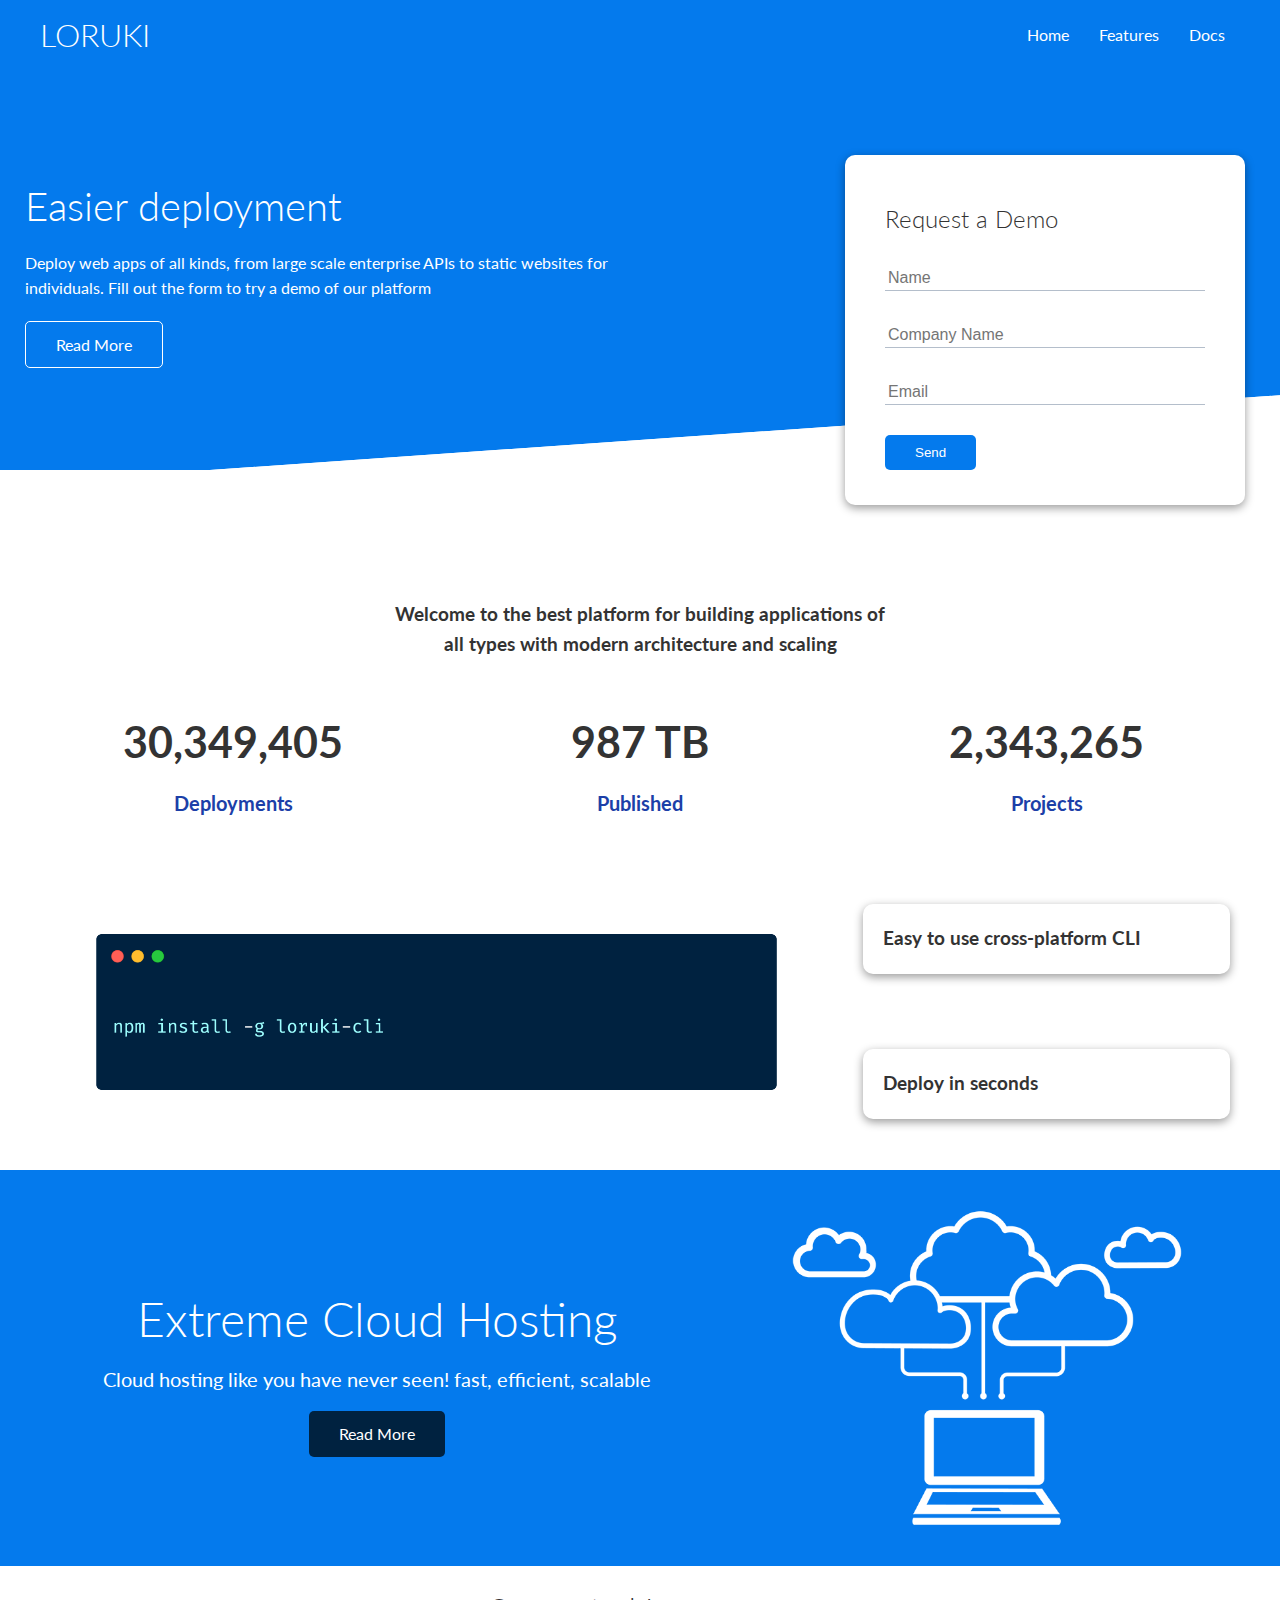
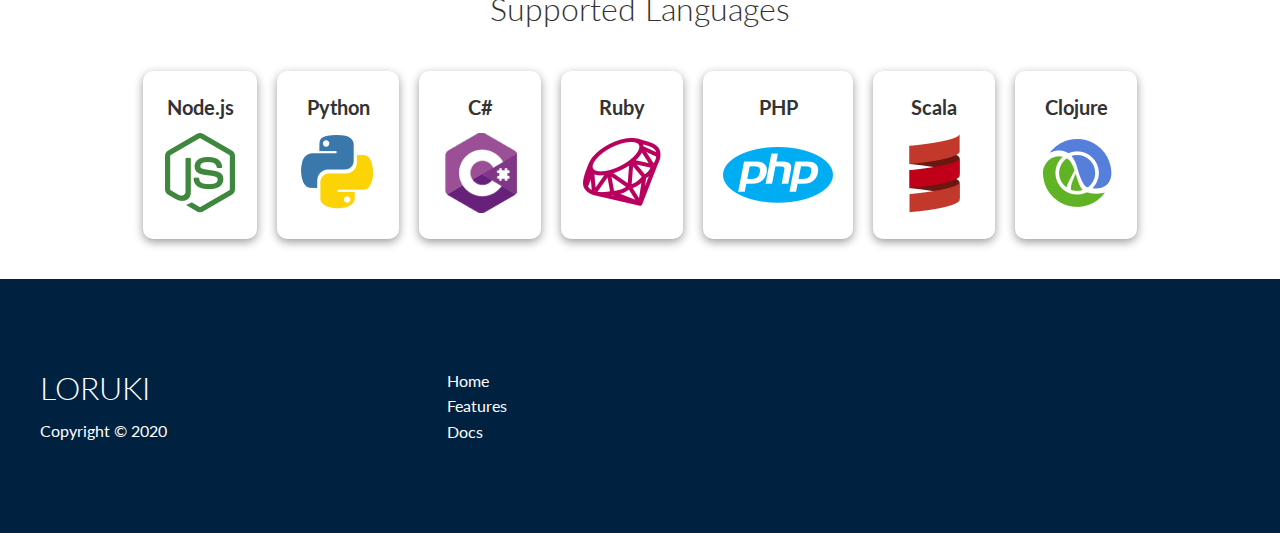
<file: index.html>
<!DOCTYPE html>
<html lang="en">
  <head>
    <meta charset="UTF-8" />
    <meta http-equiv="X-UA-Compatible" content="IE=edge" />
    <meta name="viewport" content="width=device-width, initial-scale=1.0" />
    <link
      rel="stylesheet"
      href="https://cdnjs.cloudflare.com/ajax/libs/font-awesome/5.15.1/css/all.min.css"
      integrity="sha512-+4zCK9k+qNFUR5X+cKL9EIR+ZOhtIloNl9GIKS57V1MyNsYpYcUrUeQc9vNfzsWfV28IaLL3i96P9sdNyeRssA=="
      crossorigin="anonymous"
    />
    <link rel="stylesheet" href="css/utilities.css" />
    <link rel="stylesheet" href="css/style.css" />
    <title>Loruki | Cloud hosting for everyone</title>
  </head>
  <body>
    <!-- NAVIGATION BAR -->
    <div class="navbar">
      <div class="container flex">
        <h1 class="logo">LORUKI</h1>
        <nav>
          <ul>
            <li><a href="index.html">Home</a></li>
            <li><a href="features.html">Features</a></li>
            <li><a href="docs.html">Docs</a></li>
          </ul>
        </nav>
      </div>
    </div>

    <!-- SHOWCASE SECTION -->

    <section class="showcase">
      <div class="container grid">
        <div class="showcase-text">
          <h1>Easier deployment</h1>
          <p>
            Deploy web apps of all kinds, from large scale enterprise APIs to
            static websites for individuals. Fill out the form to try a demo of
            our platform
          </p>
          <a href="features.html" class="btn btn-outline">Read More</a>
        </div>
        <div class="showcase-form card">
          <h2>Request a Demo</h2>
          <form>
            <div class="form-control">
              <input type="text" name="name" placeholder="Name" required />
            </div>
            <div class="form-control">
              <input
                type="text"
                name="company"
                placeholder="Company Name"
                required
              />
            </div>
            <div class="form-control">
              <input type="email" name="email" placeholder="Email" required />
            </div>
            <input type="submit" value="Send" class="btn btn-primary" />
          </form>
        </div>
      </div>
    </section>

    <!-- STATS -->

    <section class="stats">
      <div class="container">
        <h3 class="stats-heading text-center my-1">
          Welcome to the best platform for building applications of all types
          with modern architecture and scaling
        </h3>
        <div class="grid grid-3 text-center my-4">
          <div>
            <i class="fas fa-server fa-3x"></i>
            <h3>30,349,405</h3>
            <p class="text-secondary">Deployments</p>
          </div>
          <div>
            <i class="fas fa-upload fa-3x"></i>
            <h3>987 TB</h3>
            <p class="text-secondary">Published</p>
          </div>
          <div>
            <i class="fas fa-project-diagram fa-3x"></i>
            <h3>2,343,265</h3>
            <p class="text-secondary">Projects</p>
          </div>
        </div>
      </div>
    </section>

    <!-- CLI SECTION -->

    <section class="cli">
      <div class="container grid">
        <img src="images/cli.png" />
        <div class="card">
          <h3>Easy to use cross-platform CLI</h3>
        </div>
        <div class="card">
          <h3>Deploy in seconds</h3>
        </div>
      </div>
    </section>

    <!-- CLOUD -->

    <section class="cloud bg-primary my-2 py-2">
      <div class="container grid">
        <div class="text-center">
          <h2 class="lg">Extreme Cloud Hosting</h2>
          <p class="lead my-1">
            Cloud hosting like you have never seen! fast, efficient, scalable
          </p>
          <a href="features" class="btn btn-dark">Read More</a>
        </div>
        <img src="./images/cloud.png" alt="" />
      </div>
    </section>

    <!-- LANGUAGES -->
    <section class="languages">
      <h2 class="md text-center my-2">Supported Languages</h2>
      <div class="container flex">
        <div class="card">
          <h4>Node.js</h4>
          <img src="images/logos/node.png" alt="" />
        </div>
        <div class="card">
          <h4>Python</h4>
          <img src="images/logos/python.png" alt="" />
        </div>
        <div class="card">
          <h4>C#</h4>
          <img src="images/logos/csharp.png" alt="" />
        </div>
        <div class="card">
          <h4>Ruby</h4>
          <img src="images/logos/ruby.png" alt="" />
        </div>
        <div class="card">
          <h4>PHP</h4>
          <img src="images/logos/php.png" alt="" />
        </div>
        <div class="card">
          <h4>Scala</h4>
          <img src="images/logos/scala.png" alt="" />
        </div>
        <div class="card">
          <h4>Clojure</h4>
          <img src="images/logos/clojure.png" alt="" />
        </div>
      </div>
    </section>

    <!-- FOOTER -->
    <footer class="footer bg-dark py-5">
      <div class="container grid grid-3">
        <div>
          <h1>LORUKI</h1>
          <p>Copyright &copy; 2020</p>
        </div>
        <nav>
          <ul>
            <li><a href="index.html">Home</a></li>
            <li><a href="features.html">Features</a></li>
            <li><a href="docs.html">Docs</a></li>
          </ul>
        </nav>
        <div class="social">
          <a href="#"><i class="fab fa-github fa-2x"></i></a>
          <a href="#"><i class="fab fa-facebook fa-2x"></i></a>
          <a href="#"><i class="fab fa-instagram fa-2x"></i></a>
          <a href="#"><i class="fab fa-twitter fa-2x"></i></a>
        </div>
      </div>
    </footer>
  </body>
</html>
</file>
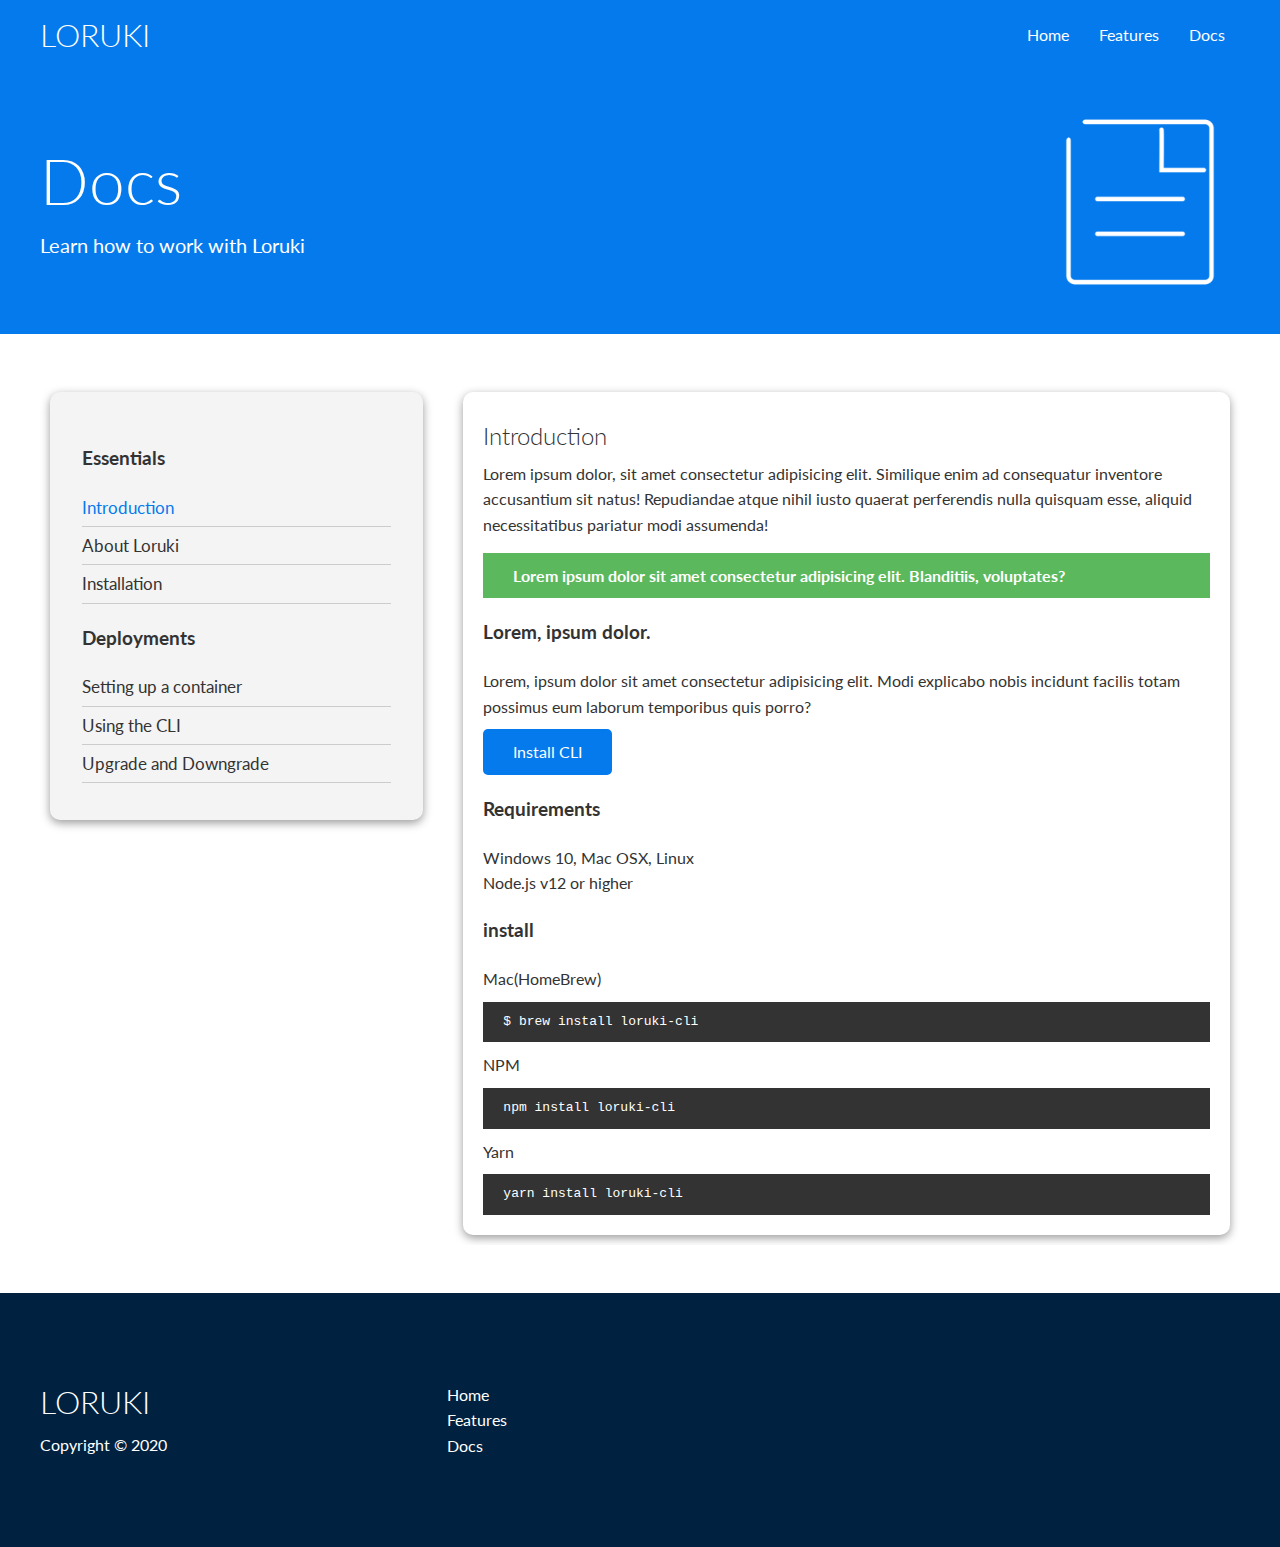
<file: docs.html>
<!DOCTYPE html>
<html lang="en">
  <head>
    <meta charset="UTF-8" />
    <meta http-equiv="X-UA-Compatible" content="IE=edge" />
    <meta name="viewport" content="width=device-width, initial-scale=1.0" />
    <link
      rel="stylesheet"
      href="https://cdnjs.cloudflare.com/ajax/libs/font-awesome/5.15.1/css/all.min.css"
      integrity="sha512-+4zCK9k+qNFUR5X+cKL9EIR+ZOhtIloNl9GIKS57V1MyNsYpYcUrUeQc9vNfzsWfV28IaLL3i96P9sdNyeRssA=="
      crossorigin="anonymous"
    />
    <link rel="stylesheet" href="css/utilities.css" />
    <link rel="stylesheet" href="css/style.css" />
    <title>Loruki | Cloud hosting for everyone</title>
  </head>
  <body>
    <!-- NAVIGATION BAR -->
    <div class="navbar">
      <div class="container flex">
        <h1 class="logo">LORUKI</h1>
        <nav>
          <ul>
            <li><a href="index.html">Home</a></li>
            <li><a href="features.html">Features</a></li>
            <li><a href="docs.html">Docs</a></li>
          </ul>
        </nav>
      </div>
    </div>
    <!-- HEAD AREA -->
    <section class="docs-head bg-primary py-3">
      <div class="container grid">
        <div>
          <h1 class="xl">Docs</h1>
          <p class="lead">Learn how to work with Loruki</p>
        </div>
        <img src="./images/docs.png" alt="" />
      </div>
    </section>

    <!-- DOCS MAIN -->
    <section class="docs-main my-4">
      <div class="container grid">
        <div class="card bg-light p-3">
          <h3 class="my-2">Essentials</h3>
          <nav>
            <ul>
              <li><a class="text-primary" href="#">Introduction</a></li>
              <li><a href="#">About Loruki</a></li>
              <li><a href="#">Installation</a></li>
            </ul>
          </nav>

          <h3 class="my-2">Deployments</h3>
          <nav>
            <ul>
              <li><a href="#">Setting up a container</a></li>
              <li><a href="#">Using the CLI</a></li>
              <li><a href="#">Upgrade and Downgrade</a></li>
            </ul>
          </nav>
        </div>
        <div class="card">
          <h2>Introduction</h2>
          <p>
            Lorem ipsum dolor, sit amet consectetur adipisicing elit. Similique
            enim ad consequatur inventore accusantium sit natus! Repudiandae
            atque nihil iusto quaerat perferendis nulla quisquam esse, aliquid
            necessitatibus pariatur modi assumenda!
          </p>
          <div class="alert alert-success">
            <i class="fas fa-info"></i>
            Lorem ipsum dolor sit amet consectetur adipisicing elit. Blanditiis,
            voluptates?
          </div>
          <h3>Lorem, ipsum dolor.</h3>
          <p>
            Lorem, ipsum dolor sit amet consectetur adipisicing elit. Modi
            explicabo nobis incidunt facilis totam possimus eum laborum
            temporibus quis porro?
          </p>
          <a href="#" class="btn btn-primary">Install CLI</a>

          <h3>Requirements</h3>
          <ul>
            <li>Windows 10, Mac OSX, Linux</li>
            <li>Node.js v12 or higher</li>
          </ul>
          <h3>install</h3>
          <p>Mac(HomeBrew)</p>
          <pre><code>$ brew install loruki-cli</code></pre>
          <p>NPM</p>
          <pre><code>npm install loruki-cli</code></pre>
          <p>Yarn</p>
          <pre><code>yarn install loruki-cli</code></pre>
        </div>
      </div>
    </section>

    <!-- FOOTER -->
    <footer class="footer bg-dark py-5">
      <div class="container grid grid-3">
        <div>
          <h1>LORUKI</h1>
          <p>Copyright &copy; 2020</p>
        </div>
        <nav>
          <ul>
            <li><a href="index.html">Home</a></li>
            <li><a href="features.html">Features</a></li>
            <li><a href="docs.html">Docs</a></li>
          </ul>
        </nav>
        <div class="social">
          <a href="#"><i class="fab fa-github fa-2x"></i></a>
          <a href="#"><i class="fab fa-facebook fa-2x"></i></a>
          <a href="#"><i class="fab fa-instagram fa-2x"></i></a>
          <a href="#"><i class="fab fa-twitter fa-2x"></i></a>
        </div>
      </div>
    </footer>
  </body>
</html>
</file>
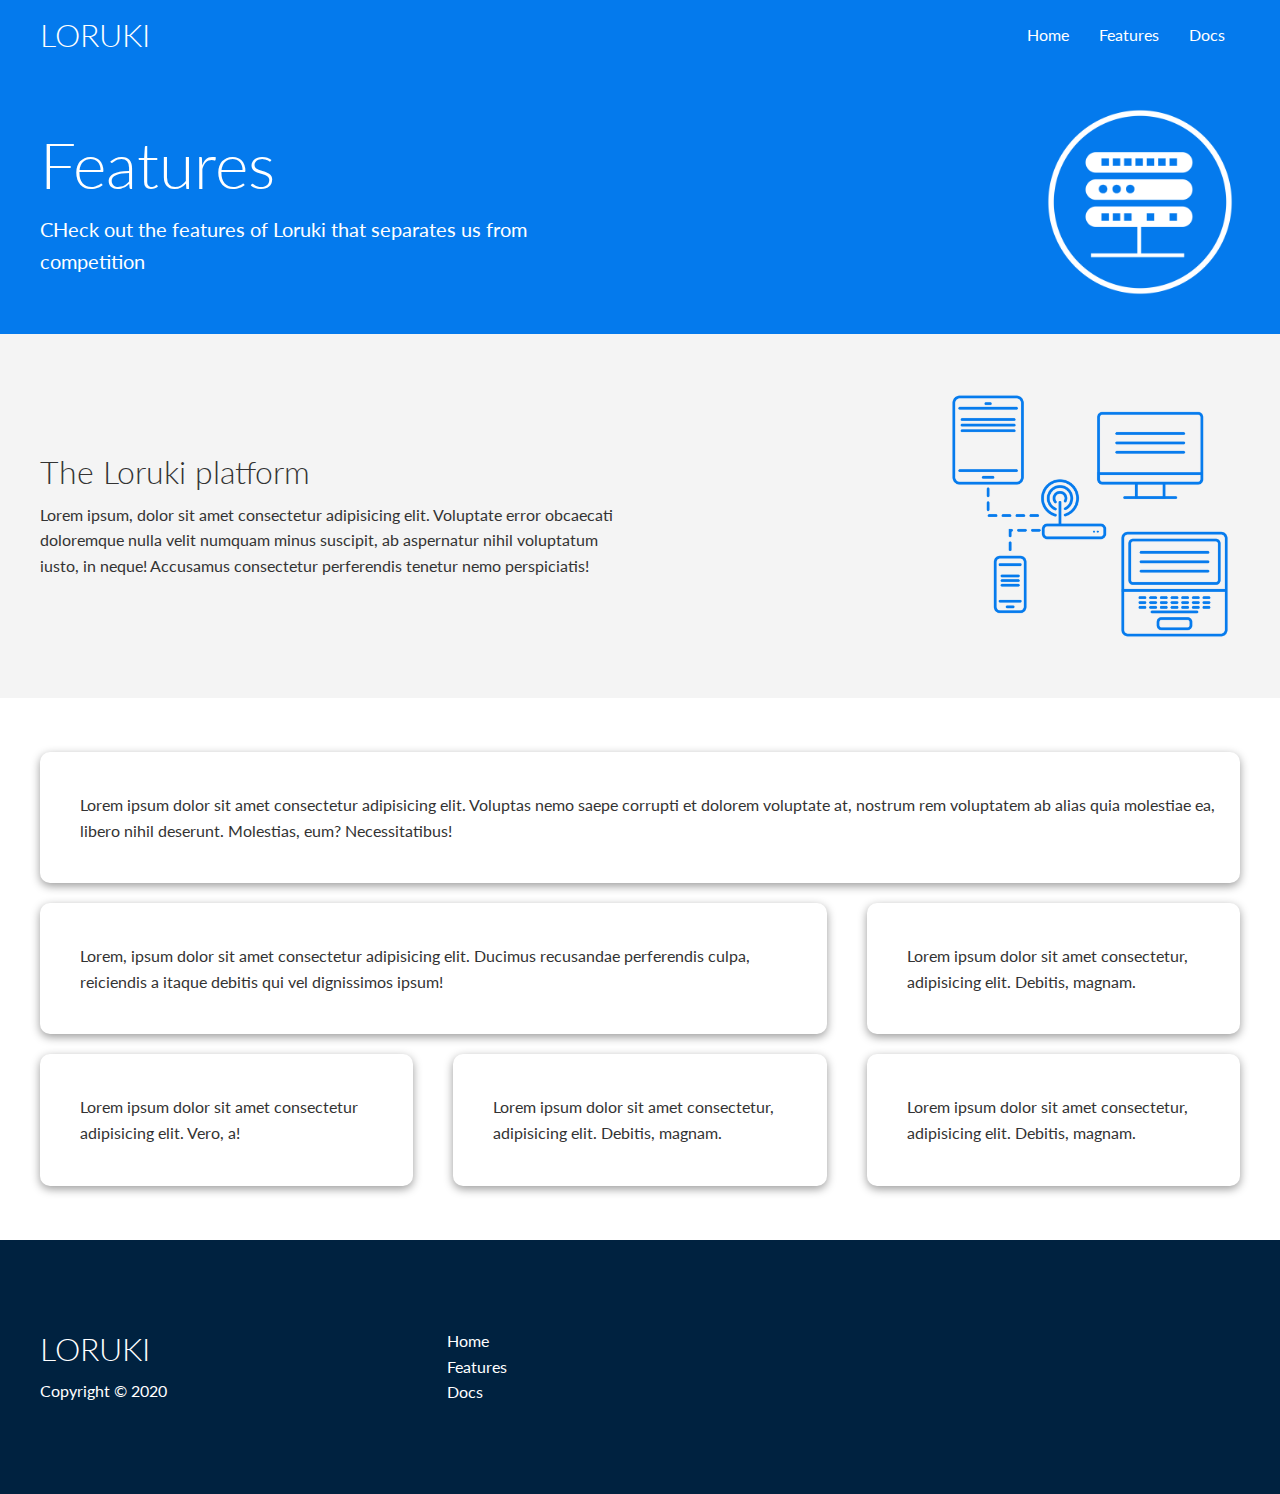
<file: features.html>
<!DOCTYPE html>
<html lang="en">
  <head>
    <meta charset="UTF-8" />
    <meta http-equiv="X-UA-Compatible" content="IE=edge" />
    <meta name="viewport" content="width=device-width, initial-scale=1.0" />
    <link
      rel="stylesheet"
      href="https://cdnjs.cloudflare.com/ajax/libs/font-awesome/5.15.1/css/all.min.css"
      integrity="sha512-+4zCK9k+qNFUR5X+cKL9EIR+ZOhtIloNl9GIKS57V1MyNsYpYcUrUeQc9vNfzsWfV28IaLL3i96P9sdNyeRssA=="
      crossorigin="anonymous"
    />
    <link rel="stylesheet" href="css/utilities.css" />
    <link rel="stylesheet" href="css/style.css" />
    <title>Loruki | Cloud hosting for everyone</title>
  </head>
  <body>
    <!-- NAVIGATION BAR -->
    <div class="navbar">
      <div class="container flex">
        <h1 class="logo">LORUKI</h1>
        <nav>
          <ul>
            <li><a href="index.html">Home</a></li>
            <li><a href="features.html">Features</a></li>
            <li><a href="docs.html">Docs</a></li>
          </ul>
        </nav>
      </div>
    </div>
    <!-- HEAD AREA -->
    <section class="features-head bg-primary py-3">
      <div class="container grid">
        <div>
          <h1 class="xl">Features</h1>
          <p class="lead">
            CHeck out the features of Loruki that separates us from competition
          </p>
        </div>
        <img src="./images/server.png" alt="" />
      </div>
    </section>

    <!-- Sub Head -->

    <section class="features-sub-head bg-light py-3">
      <div class="container grid">
        <div>
          <h1 class="md">The Loruki platform</h1>
          <p>
            Lorem ipsum, dolor sit amet consectetur adipisicing elit. Voluptate
            error obcaecati doloremque nulla velit numquam minus suscipit, ab
            aspernatur nihil voluptatum iusto, in neque! Accusamus consectetur
            perferendis tenetur nemo perspiciatis!
          </p>
        </div>
        <img src="./images/server2.png" alt="" />
      </div>
    </section>

    <!-- MAIN -->

    <section class="features-main my-2">
      <div class="container grid grid-3">
        <div class="card flex">
          <i class="fas fa-server fa-3x"></i>
          <p>
            Lorem ipsum dolor sit amet consectetur adipisicing elit. Voluptas
            nemo saepe corrupti et dolorem voluptate at, nostrum rem voluptatem
            ab alias quia molestiae ea, libero nihil deserunt. Molestias, eum?
            Necessitatibus!
          </p>
        </div>
        <div class="card flex">
          <i class="fas fa-network-wired fa-3x"></i>
          <p>
            Lorem, ipsum dolor sit amet consectetur adipisicing elit. Ducimus
            recusandae perferendis culpa, reiciendis a itaque debitis qui vel
            dignissimos ipsum!
          </p>
        </div>
        <div class="card flex">
          <i class="fas fa-laptop-code fa-3x"></i>
          <p>
            Lorem ipsum dolor sit amet consectetur, adipisicing elit. Debitis,
            magnam.
          </p>
        </div>
        <div class="card flex">
          <i class="fas fa-database fa-3x"></i>
          <p>
            Lorem ipsum dolor sit amet consectetur adipisicing elit. Vero, a!
          </p>
        </div>
        <div class="card flex">
          <i class="fas fa-power-off fa-3x"></i>
          <p>
            Lorem ipsum dolor sit amet consectetur, adipisicing elit. Debitis,
            magnam.
          </p>
        </div>
        <div class="card flex">
          <i class="fas fa-upload fa-3x"></i>
          <p>
            Lorem ipsum dolor sit amet consectetur, adipisicing elit. Debitis,
            magnam.
          </p>
        </div>
      </div>
    </section>
    <!-- FOOTER -->
    <footer class="footer bg-dark py-5">
      <div class="container grid grid-3">
        <div>
          <h1>LORUKI</h1>
          <p>Copyright &copy; 2020</p>
        </div>
        <nav>
          <ul>
            <li><a href="index.html">Home</a></li>
            <li><a href="features.html">Features</a></li>
            <li><a href="docs.html">Docs</a></li>
          </ul>
        </nav>
        <div class="social">
          <a href="#"><i class="fab fa-github fa-2x"></i></a>
          <a href="#"><i class="fab fa-facebook fa-2x"></i></a>
          <a href="#"><i class="fab fa-instagram fa-2x"></i></a>
          <a href="#"><i class="fab fa-twitter fa-2x"></i></a>
        </div>
      </div>
    </footer>
  </body>
</html>
</file>
<file: css/utilities.css>
/* UTILITY STYLES */
.container {
  max-width: 1700px;
  margin: 0 auto;
  overflow: auto;
  padding: 0 40px;
}
.flex {
  display: flex;
  justify-content: center;
  align-items: center;
  height: 100%;
}
/* ALERT */
.alert {
  background-color: var(--light-color);
  padding: 10px 20px;
  font-weight: bold;
  margin: 15px 0;
}

.alert i {
  margin-right: 10px;
}
.alert-success {
  background-color: var(--success-color);
  color: #fff;
}

.alert-error {
  background-color: var(--error-color);
  color: #fff;
}
.card {
  background-color: white;
  color: #333;
  border-radius: 10px;
  box-shadow: 0 3px 10px rgba(0, 0, 0, 0.4);
  padding: 20px;
  margin: 10px;
}

.btn {
  display: inline-block;
  padding: 10px 30px;
  cursor: pointer;
  background-color: var(--primary-color);
  color: #fff;
  border: none;
  border-radius: 5px;
}

.btn-outline {
  background-color: transparent;
  border: 1px solid #fff;
  transition: transform 0.2s ease-in;
}

.btn:hover {
  transform: scale(0.9);
  transition: transform 0.2s ease-in;
}

/* Backgrounds and colored buttons */
.bg-primary,
.btn-primary {
  background-color: var(--primary-color);
  color: #fff;
}

.bg-secondary,
.btn-secondary {
  background-color: var(--secondary-color);
  color: #fff;
}

.bg-primary a,
.btn-primary a,
.bg-secondary a,
.btn-secondary a,
.bg-dark a,
.btn-dark a {
  color: #fff;
}

.bg-dark,
.btn-dark {
  background-color: var(--dark-color);
  color: #fff;
}

.bg-light,
.btn-light {
  background-color: var(--light-color);
  color: #333;
}

/* Text colors */
.text-primary {
  color: var(--primary-color);
}

.text-secondary {
  color: var(--secondary-color);
}

.text-dark {
  color: var(--dark-color);
}

.text-light {
  color: var(--light-color);
}
/* TEXT SIZES */
.lead {
  font-size: 20px;
}
.sm {
  font-size: 1rem;
}
.md {
  font-size: 2rem;
}
.lg {
  font-size: 3rem;
}
.xl {
  font-size: 4rem;
}

/* GENERAL */
.text-center {
  text-align: center;
}

.grid {
  display: grid;
  grid-template-columns: 1fr 1fr;
  gap: 20px;
  justify-content: center;
  align-items: center;
  height: 100%;
}

.grid-3 {
  grid-template-columns: 1fr 1fr 1fr;
}

/* MARGINS */

.my-1 {
  margin: 1rem 0;
}

.my-2 {
  margin: 1.5rem 0;
}
.my-3 {
  margin: 2rem 0;
}

.my-4 {
  margin: 3rem 0;
}

.my-5 {
  margin: 5rem 0;
}

.m-1 {
  margin: 1rem;
}

.m-2 {
  margin: 1.5rem;
}
.m-3 {
  margin: 2rem;
}

.m-4 {
  margin: 3rem;
}

.m-5 {
  margin: 5rem;
}

/* PADDING */

.py-1 {
  padding: 1rem 0;
}

.py-2 {
  padding: 1.5rem 0;
}
.py-3 {
  padding: 2rem 0;
}

.py-4 {
  padding: 3rem 0;
}

.py-5 {
  padding: 5rem 0;
}

.p-1 {
  padding: 1rem;
}

.p-2 {
  padding: 1.5rem;
}
.p-3 {
  padding: 2rem;
}

.p-4 {
  padding: 3rem;
}

.p-5 {
  padding: 5rem;
}
</file>
<file: css/style.css>
@import url("https://fonts.googleapis.com/css2?family=Lato:wght@300&display=swap");

:root {
  --primary-color: #047aed;
  --secondary-color: #1c3fa8;
  --dark-color: #002240;
  --light-color: #f4f4f4;
  --success-color: #5cb85c;
  --error-color: #d9534f;
}

/* =================FUNDAMENTAL STYLES============== */
* {
  box-sizing: border-box;
  margin: 0;
  padding: 0;
}

body {
  font-family: "Lato", sans-serif;
  color: #333;
  line-height: 1.6;
}

ul {
  list-style-type: none;
}
a {
  text-decoration: none;
  color: #333;
}

h1,
h2 {
  font-weight: 300;
  line-height: 1.2;
  margin: 10px 0;
}
p {
  margin: 10px 0;
}

img {
  width: 100%;
}
code,
pre {
  background-color: #333;
  color: #fff;
  padding: 10px;
}

/* ================== NAVIGATION ================== */

.navbar {
  background-color: var(--primary-color);
  color: white;
  height: 70px;
}

.navbar .flex {
  justify-content: space-between;
}

.navbar ul {
  display: flex;
}
.navbar a:link {
  color: #fff;
  padding: 10px;
  margin: 0 5px;
}

.navbar a:hover {
  border-bottom: 2px #fff solid;
}

/* SHOWCASE SECTION */
.showcase {
  height: 400px;
  background-color: var(--primary-color);
  color: #fff;
  position: relative;
}

.showcase h1 {
  font-size: 40px;
}

.showcase p {
  margin: 20px 0;
}

.showcase .grid {
  grid-template-columns: 55% 45%;
  gap: 30px;
  overflow: visible;
}

.showcase-form {
  position: relative;
  top: 60px;
  height: 350px;
  width: 400px;
  padding: 40px;
  z-index: 100;
  justify-self: flex-end;
}
.showcase-form .form-control {
  margin: 30px 0;
}
.showcase-form input[type="text"],
.showcase-form input[type="email"] {
  border: 0;
  border-bottom: 1px solid #b4becb;
  width: 100%;
  padding: 3px;
  font-size: 16px;
  outline: none;
}
.showcase::before,
.showcase::after {
  content: "";
  position: absolute;
  height: 100px;
  bottom: -70px;
  left: 0;
  right: 0;
  background-color: #fff;
  transform: skewY(-4deg);
  -webkit-transform: skewY(-4deg);
  -moz-transform: skewY(-4deg);
  -ms-transform: skewY(-4deg);
}
/* STATS */
.stats {
  padding-top: 130px;
}

.stats-heading {
  max-width: 500px;
  margin: auto;
}

.stats .grid h3 {
  font-size: 43px;
}

.stats .grid p {
  font-size: 20px;
  font-weight: bold;
}

/* CLI */
.cli .grid {
  grid-template-columns: repeat(3, 1fr);
  grid-template-rows: repeat(2, 1fr);
}

.cli .grid > img {
  grid-column: 1/3;
  grid-row: 1/3;
}

/* CLOUD */

.cloud .grid {
  grid-template-columns: 4fr 3fr;
}

/* LANGUAGES */
.languages .flex {
  flex-wrap: wrap;
}
.languages .card {
  text-align: center;
  margin: 18px 10px 40px;
  transition: transform 0.2s ease-in;
}

.languages .card h4 {
  font-size: 20px;
  margin-bottom: 10px;
}

.languages .card:hover {
  transform: translateY(-15px);
}

/* FEATURES */
.features-head img,
.docs-head img {
  width: 200px;
  justify-self: flex-end;
}

.features-sub-head img {
  width: 300px;
  justify-self: flex-end;
}
.features-main .card > i {
  margin-right: 20px;
}

.features-main .grid {
  padding: 30px;
}

.features-main .grid > *:first-child {
  grid-column: 1/4;
}

.features-main .grid > *:nth-child(2) {
  grid-column: 1/3;
}

/* DOCS */
.docs-main h3 {
  margin: 20px 0;
}
.docs-main .grid {
  grid-template-columns: 1fr 2fr;
  align-items: flex-start;
}
.docs-main nav li {
  font-size: 17px;
  padding-bottom: 5px;
  margin-bottom: 5px;
  border-bottom: 1px solid #ccc;
}

.docs-main a:hover {
  font-weight: bold;
}
/* FOOTER */

.footer .social a {
  margin: 0 10px;
}

/* Tablets and under */
@media (max-width: 768px) {
  .grid,
  .showcase .grid,
  .stats .grid,
  .cli .grid,
  .cloud .grid,
  .features-main .grid,
  .docs-main .grid {
    grid-template-columns: 1fr;
    grid-template-rows: 1fr;
  }

  .showcase {
    height: auto;
  }

  .showcase-text {
    text-align: center;
    margin-top: 40px;
    animation: slideInFromTop 1s ease-in;
  }

  .showcase-form {
    justify-self: center;
    margin: auto;
    animation: slideInFromBottom 1s ease-in;
  }

  .cli .grid > *:first-child {
    grid-column: 1;
    grid-row: 1;
  }

  .features-head,
  .features-sub-head,
  .docs-head {
    text-align: center;
  }

  .features-head img,
  .features-sub-head img,
  .docs-head img {
    justify-self: center;
  }

  .features-main .grid > *:first-child,
  .features-main .grid > *:nth-child(2) {
    grid-column: 1;
  }
}

/* Mobile */
@media (max-width: 500px) {
  .navbar {
    height: 110px;
  }

  .navbar .flex {
    flex-direction: column;
  }

  .navbar ul {
    padding: 10px;
    background-color: rgba(0, 0, 0, 0.1);
  }

  .showcase-form {
    width: 300px;
  }
}
</file>
